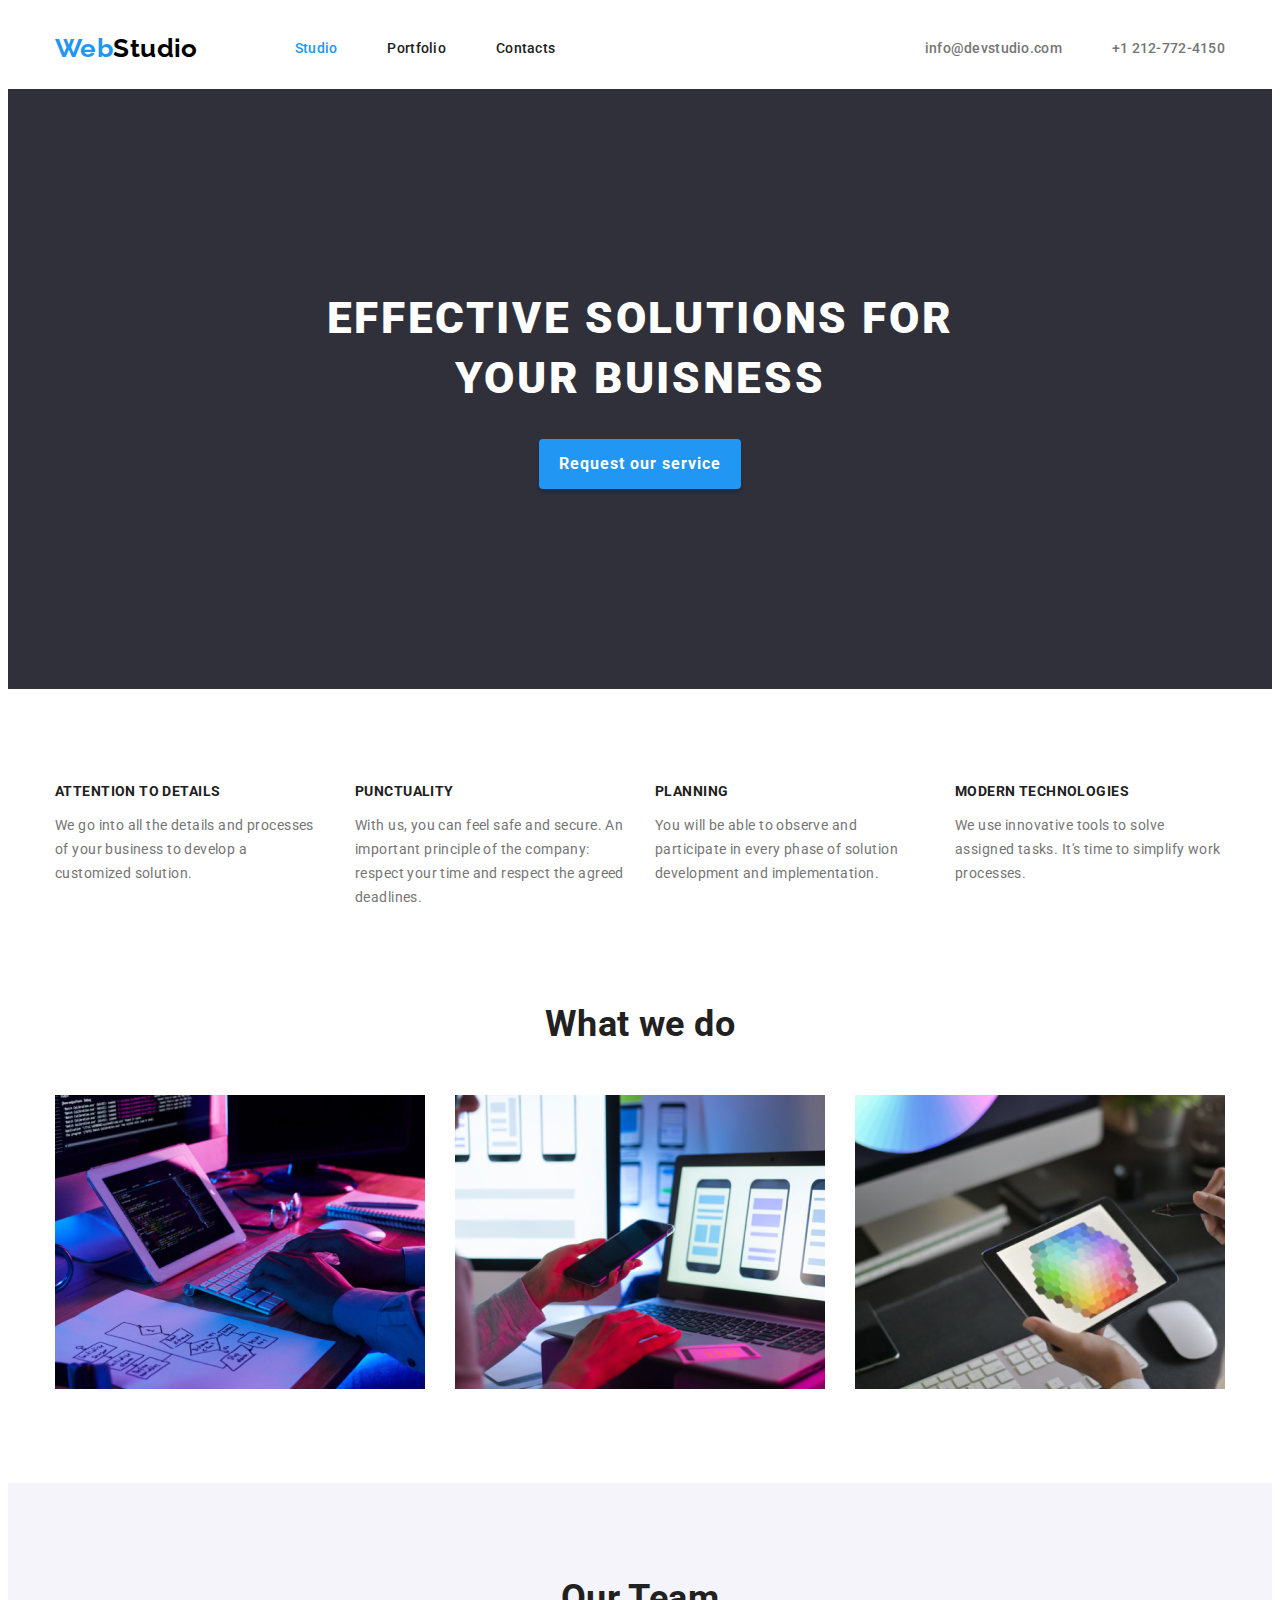
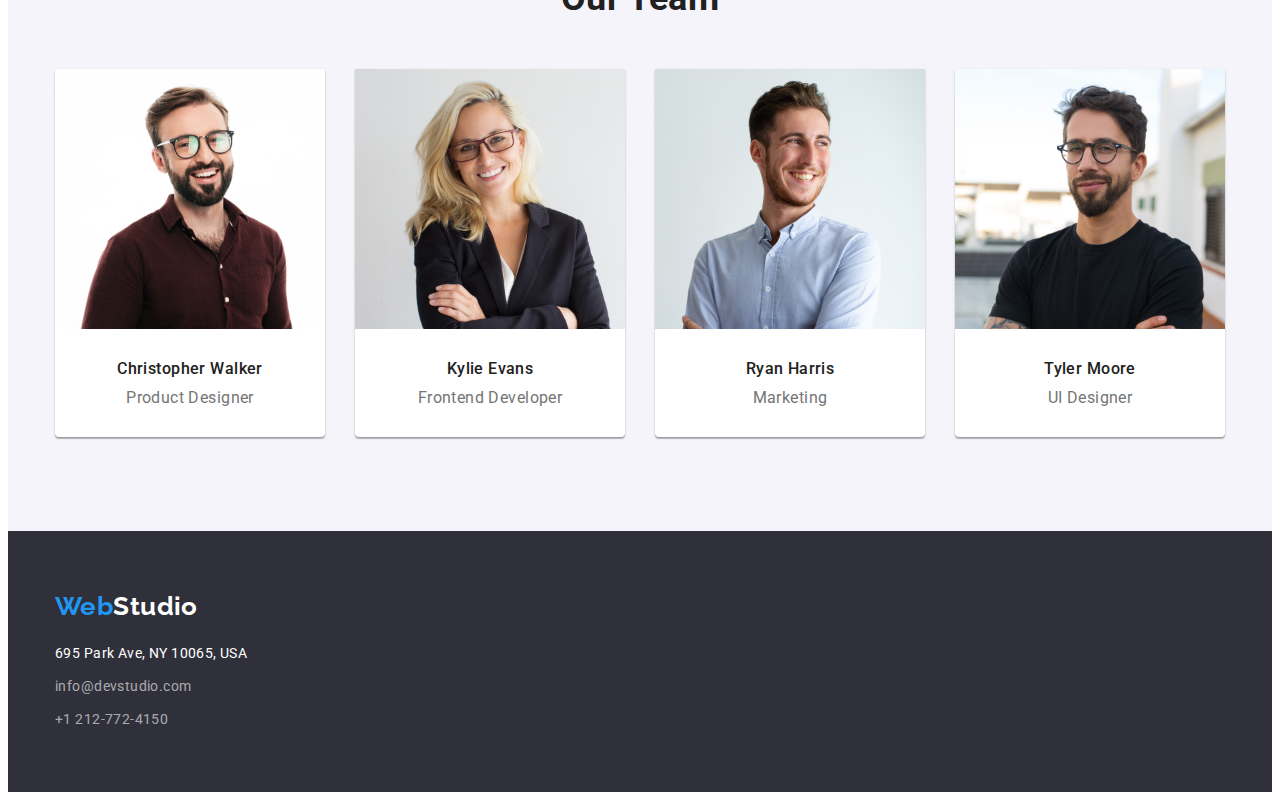
<file: index.html>
<!DOCTYPE html>
<html lang="en">
<head>
    <meta charset="UTF-8">
    <meta http-equiv="X-UA-Compatible" content="IE=edge">
    <meta name="viewport" content="width=device-width, initial-scale=1.0">
    <title>homework #1</title>
    <link rel="preconnect" href="https://fonts.googleapis.com"> 
    <link rel="preconnect" href="https://fonts.gstatic.com" crossorigin> 
    <link href="https://fonts.googleapis.com/css2?family=Raleway:wght@700&family=Roboto:wght@400;500;700;900&display=swap" rel="stylesheet">
    <link rel="stylesheet" href="https://cdnjs.cloudflare.com/ajax/libs/modern-normalize/1.1.0/modern-normalize.min.css" integrity="sha512-wpPYUAdjBVSE4KJnH1VR1HeZfpl1ub8YT/NKx4PuQ5NmX2tKuGu6U/JRp5y+Y8XG2tV+wKQpNHVUX03MfMFn9Q==" crossorigin="anonymous" referrerpolicy="no-referrer" />
    <link rel="stylesheet" href="./Stylee.css">
      <style>
            a{text-decoration: none;
            }
            li{list-style-type: none;}</style>
        
</head>
<body>
    
    <header class="header-nav ">
        <div class="conteiner">
            
        <nav class="logos ">
            

            <a href="index.html" class="logo">Web<span class="color-logo">Studio</a>
            <ul class="logos upper-logos">
               
                <li class="li-bar"><a href="index.html" class=" nav-bar color-change " style="color:#2196F3">Studio</a></li>
                    <li class="li-bar"><a href="portfolio.index.html" class="nav-bar color-change ">Portfolio</a></li>
                <li><a href="" class="nav-bar color-change">Contacts</a></li>
            </ul>
        </nav>
            <ul class="logos upper-logos mail-tel">
                
                    <li><a href="mailto:info@devstudio.com" class="upper-contact-info color-change-gray">
                        info@devstudio.com</a></li>
                    <li><a href="tel:+1 212-772-4150" class="upper-contact-info color-change-gray ">+1 212-772-4150</a></li>
                </ul>
            
            </div>  
    </header>
    <main>
        
        <section class="first-bg ">
            <div class="conteiner bg">
                
                    <h1 class="main-words">
                        EFFECTIVE SOLUTIONS FOR YOUR BUISNESS
                    </h1>
                    <button type="button" class="first-btn">Request our service</button>
               
        </div>
        </section>  
        <section class="info-section section">
            <div class="conteiner">
            <h2 class="title hide">Second section</h2>
            <ul class="info">
                <li class="block">
                    <h3 class="section-headers">ATTENTION TO DETAILS</h3>
                    <p class="details">We go into all the details and processes of your business to develop a customized solution.</p> 
                </li>



                <li class="block">
                    <h3 class="section-headers">PUNCTUALITY</h3>
                   <p class="details">With us, you can feel safe and secure. An important principle of the company: respect your time and respect the agreed deadlines.</p> 

                </li>



                <li class="block">
                    <h3 class="section-headers">PLANNING</h3>
                     <p class="details">You will be able to observe and participate in every phase of solution development and implementation.
                    </p> 
                </li>



                <li class="block">
                    <h3 class="section-headers">MODERN TECHNOLOGIES</h3>
                    <p class="details">We use innovative tools to solve assigned tasks. It's time to simplify work processes.</p> 
                </li>



            </ul>
        </div>
        </section>
        <section class="section-img section">
            <div class="conteiner">
                <h2 class="title">What we do</h2>
                <ul class="img-pict">
                        <li class="img-picture">
                            <img src="./img/img1/img.jpg" alt="" width="370">
                        </li>
                        <li class="img-picture">
                            <img src="./img/img1/img-2.jpg" alt="" width="370">
                        </li>
                        <li class="img-picture">
                            <img src="./img/img1/img-3.jpg" alt="" width="370">
                        </li>


                </ul>
            </div>
        </section>
        <section class="second-bg section">
            <div class="conteiner">
            <h2 class="title">Our Team</h2>
            <ul class="people">
                <li class="people-list"><img src="./img/img1/img-4.jpg" alt="" width="270" >
                    <h3 class=" studio-img-header">Christopher Walker</h3>
                    <p class="studio-img-prop">Product Designer</p>
                </li>
                <li class="people-list"><img src="./img/img1/img-5.jpg" alt="" width="270">
                    <h3 class="studio-img-header">Kylie Evans</h3>
                    <p class=" studio-img-prop">Frontend Developer</p>

                </li>
                <li class="people-list"><img src="./img/img1/img-6.jpg" alt="" width="270">
                    <h3 class=" studio-img-header">Ryan Harris</h3>
                    <p class=" studio-img-prop">Marketing</p>
                </li>
                <li class="people-list"><img src="./img/img1/img-7.jpg" alt="" width="270">
                     <h3 class=" studio-img-header">Tyler Moore</h3>
                     <p class="studio-img-prop">UI Designer</p>
                </li>




            </ul>

        </div>
        </section>
    </main>
    <footer>
        <div class="conteiner">
        <a href="index.html" class="logo logo-footer">Web<span class="color-logo-down">Studio</a>
        <address>
            <ul class="footer-flex">
               
                    <li class="adress-google"><a href="https://goo.gl/maps/2E1uWRTM2Sup1DQt5" class="down-adress color-change-white"> 695 Park Ave, NY 10065, USA</a></li>
                    <li><a href="mailto:info@devstudio.com" class="down-contact-info color-change-down">
                            info@devstudio.com</a></li>
                    <li><a href="tel:+1 212-772-4150" class="down-contact-info color-change-down">+1 212-772-4150</a>
                
            </ul>
         </address>

        </div>
    </footer>

</body>
</html>
</file>
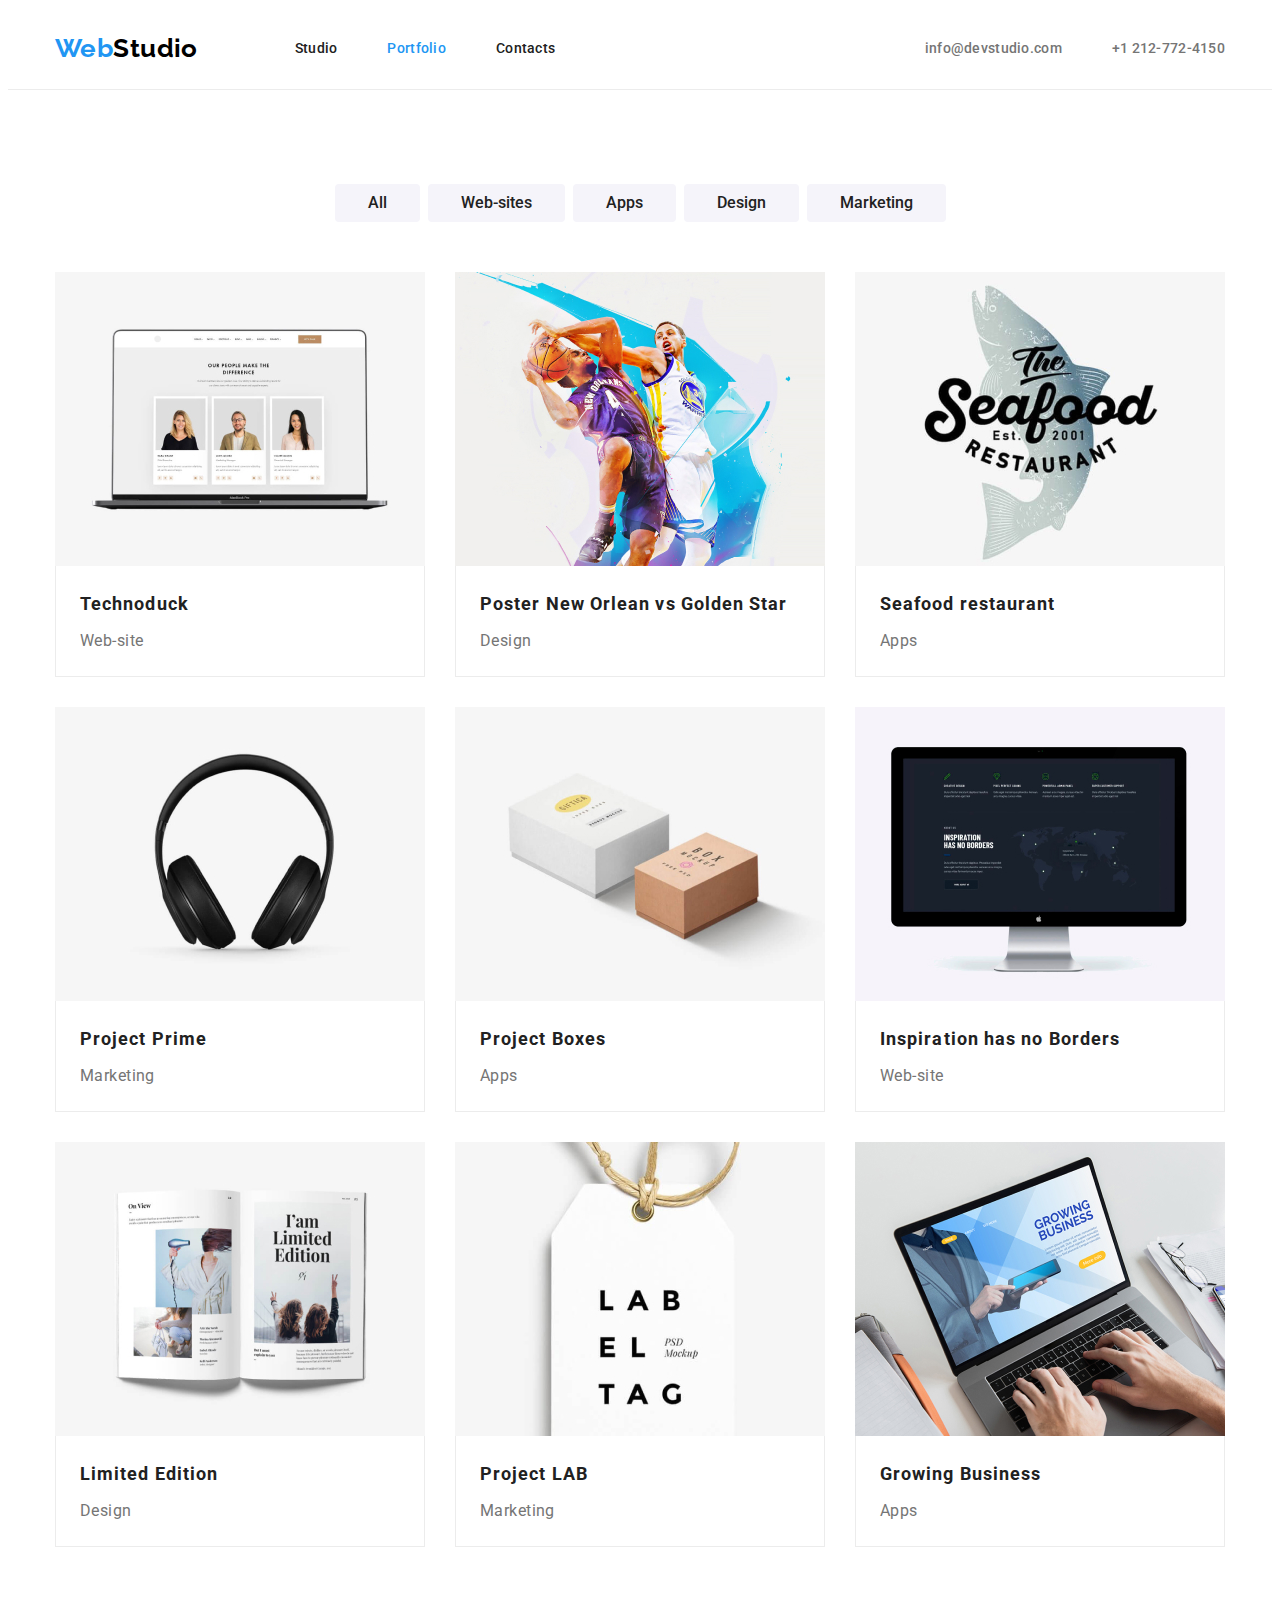
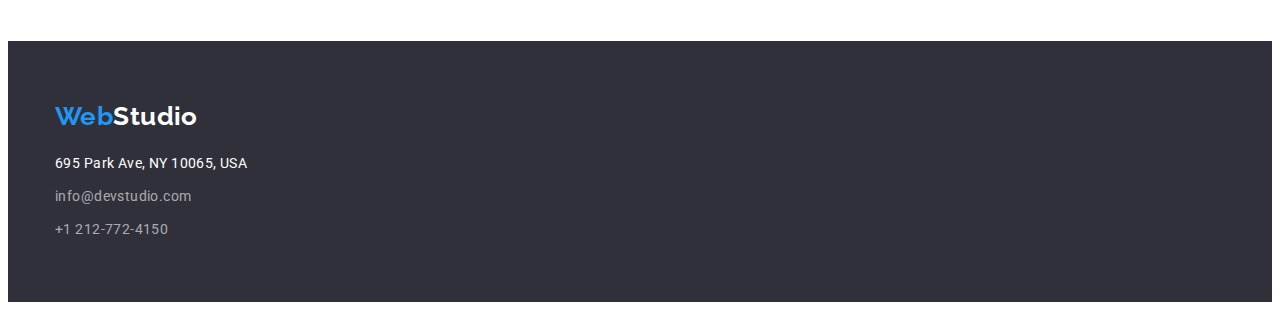
<file: portfolio.index.html>
<!DOCTYPE html>
<html lang="en">
<head>
    <meta charset="UTF-8">
    <meta http-equiv="X-UA-Compatible" content="IE=edge">
    <meta name="viewport" content="width=device-width, initial-scale=1.0">
    <title>Document</title>
    <link rel="preconnect" href="https://fonts.googleapis.com"> 
    <link rel="preconnect" href="https://fonts.gstatic.com" crossorigin> 
    <link href="https://fonts.googleapis.com/css2?family=Raleway:wght@700&family=Roboto:wght@400;500;700;900&display=swap" rel="stylesheet">
    <link rel="stylesheet" href="https://cdnjs.cloudflare.com/ajax/libs/modern-normalize/1.1.0/modern-normalize.min.css" integrity="sha512-wpPYUAdjBVSE4KJnH1VR1HeZfpl1ub8YT/NKx4PuQ5NmX2tKuGu6U/JRp5y+Y8XG2tV+wKQpNHVUX03MfMFn9Q==" crossorigin="anonymous" referrerpolicy="no-referrer" />
    <link rel="stylesheet" href="./Stylee.css">
    <style>
        a{text-decoration: none;
        }
        li{list-style-type: none;}</style>
</head>
<body>
    <header class="header-nav portfolio-header">
        <div class="conteiner">
            
        <nav class="logos">
            

            <a href="index.html" class="logo">Web<span class="color-logo">Studio</a>
            <ul class="logos upper-logos" >
               
                <li class="li-bar"><a href="index.html" class=" nav-bar color-change ">Studio</a></li>
                    <li class="li-bar"><a href="portfolio.index.html" class="nav-bar color-change "  style="color:#2196F3">Portfolio</a></li>
                <li><a href="" class="nav-bar color-change">Contacts</a></li>
            </ul>
        </nav>
            <ul class="logos upper-logos mail-tel">
                
                    <li><a href="mailto:info@devstudio.com" class="upper-contact-info color-change-gray">
                        info@devstudio.com</a></li>
                    <li><a href="tel:+1 212-772-4150" class="upper-contact-info color-change-gray ">+1 212-772-4150</a></li>
                </ul>
            
            </div>  
    </header>
    <main>
        <section class="section portfolio-main">
            <div class="conteiner">
            <ul class="list btn-list">
                <li class="block-btn"><button type="button" class="btn-colors-portfolio">All</button></li>
                <li class="block-btn"><button type="button" class="btn-colors-portfolio">Web-sites</button></li>
                <li class="block-btn"><button type="button" class="btn-colors-portfolio">Apps</button></li>
                <li class="block-btn"><button type="button" class="btn-colors-portfolio">Design</button></li>
                <li class="block-btn"><button type="button" class="btn-colors-portfolio">Marketing</button></li>
            </ul>
       
                <ul class="list portfolio-list">     
                    <li class="block-port"><img src="./img/img2/img-8.jpg" alt=""><div class="position-img">
                        <h3 class="portfolio-img-header">Technoduck</h3><p class="portfolio-img-prop">Web-site</p></div>
                    </li>
                    <li class="block-port"><img src="./img/img2/img-9.jpg" alt=""><div class="position-img">
                        <h3 class="portfolio-img-header">Poster New Orlean vs Golden Star</h3><p class="portfolio-img-prop">Design</p></div>
                    </li>
                    <li class="block-port port"><img src="./img/img2/img-10.jpg" alt=""><div class="position-img">
                        <h3 class="portfolio-img-header">Seafood restaurant</h3><p class="portfolio-img-prop">Apps</p></div>
                    </li>
                    <li class="block-port"><img src="./img/img2/img-11.jpg" alt=""><div class="position-img">
                        <h3 class="portfolio-img-header">Project Prime</h3><p class="portfolio-img-prop">Marketing</p></div>
                    </li>
                    <li class="block-port"><img src="./img/img2/img-12.jpg" alt=""><div class="position-img">
                        <h3 class="portfolio-img-header">Project Boxes</h3><p class="portfolio-img-prop">Apps</p></div>
                    </li>
                    <li class="block-port port"><img src="./img/img2/img-13.jpg" alt=""><div class="position-img">
                        <h3 class="portfolio-img-header">Inspiration has no Borders</h3><p class="portfolio-img-prop">Web-site</p></div>
                    </li>
                    <li class="block-port"><img src="./img/img2/img-14.jpg" alt=""><div class="position-img">
                        <h3 class="portfolio-img-header">Limited Edition</h3><p class="portfolio-img-prop">Design</p></div>
                    </li>
                    <li class="block-port"><img src="./img/img2/img-15.jpg" alt=""><div class="position-img">
                        <h3 class="portfolio-img-header">Project LAB</h3><p class="portfolio-img-prop">Marketing</p></div>
                    </li>
                    <li class="block-port port"><img src="./img/img2/img-16.jpg" alt=""><div class="position-img">
                        <h3 class="portfolio-img-header">Growing Business</h3><p class="portfolio-img-prop">Apps</p></div>
                    </li>
                </ul>



            </div>
        </section>

    </main>
    <footer>
        <div class="conteiner">
        <a href="index.html" class="logo logo-footer">Web<span class="color-logo-down">Studio</a>
        <address>
            <ul class="footer-flex">
               
                    <li class="adress-google"><a href="https://goo.gl/maps/2E1uWRTM2Sup1DQt5" class="down-adress color-change-white"> 695 Park Ave, NY 10065, USA</a></li>
                    <li><a href="mailto:info@devstudio.com" class="down-contact-info color-change-down">
                            info@devstudio.com</a></li>
                    <li><a href="tel:+1 212-772-4150" class="down-contact-info color-change-down">+1 212-772-4150</a>
                
            </ul>
         </address>

        </div>
    </footer>
  
</html>
</file>
<file: Stylee.css>
.color-change{
    color: #212121;;
}
.color-change:hover{
    color: #2196F3;
}
.color-change-gray{
    color: #757575;
}
.color-change-gray:hover{
    color: #2196F3;
}
.color-change-white{
    color: white;
}
.color-change-white:hover{
    color: #2196f3;
}
.color-change-down{
     color: rgba(255, 255, 255, 0.6);
}
.color-change-down:hover{
    color: #2196f3;}
.color-logo{
    color: black;
}
.color-logo-down{
    color: #FFFFFF;
}
*{
    box-sizing: border-box;
}
h1,h2,h3,h4,h5,h6,ul,p{
    margin: 0;
    padding: 0;
}
body{
    font-family: Roboto;
    line-height: 1.71;
    letter-spacing: 0.03em;
    font-size: 14px;
   
}
.conteiner{
   width: 1200px;
   padding: 0 15px;
   margin: 0 auto;
   
   
}
img{
    display: block;
    max-width: 100%;
    height: auto;
}
header .conteiner{
    display: flex;
   
}
.li-bar{
    margin-right: 50px;
}

.logos{
    display: flex;
   align-items: center;

    
    
}


.info{
    display: flex;
}
.block{
    width: 270px;
    

  
}


.block:not(:last-child){
    margin-right: 30px;
}
.upp-nav{
    display: flex;
}
.logo{
    font-family: 'Raleway';
    font-style: normal;
    font-weight: 700;
    font-size: 26px;
    line-height: 31px;
    /* identical to box height */
    margin-right: 97px;
    
    color: #2196F3;}
  
    
    .nav-bar{
        font-style: normal;
        font-weight: 500;
        font-size: 14px;
        line-height: 16px;
        letter-spacing: 0.02em;
       
        
        }
        .nav-bar-right{
            margin-right: 50px;
        }
    .header-nav{
        padding: 25px 0 ;
        
        
        
    }
    .mail-tel{
        margin-left: auto;
        gap: 50px;
    }
    .img-pict{
        display: flex;
        padding-left: 0;

    }
    .img-picture{
        margin-right: 30px;
    }
    .img-picture:last-child{
        margin-right: 0;
    }
    
    .upper-contact-info{
        font-style: normal;
        font-weight: 500;
        font-size: 14px;
        line-height: 16px;
        letter-spacing: 0.02em;
        
        color: #757575;}
        
    
        
    
    .people{
        display: flex;
        padding-left: 0;
    }
    .people-list{
        background-color: #FFFFFF;
        box-shadow: 0px 1px 3px rgba(0, 0, 0, 0.12), 0px 1px 1px rgba(0, 0, 0, 0.14), 0px 2px 1px rgba(0, 0, 0, 0.2);
        border-radius: 0px 0px 4px 4px;
       
        text-align: center;
        width: 270px;
       
     
    }
    .people-list:not(:last-child){
        margin-right: 30px;
    }
    .block-port{
        width: 370px;
      
    }

   
    
    .main-words{
        width: 695px;
       
      
        font-style: normal;
        font-weight: 900;
        font-size: 44px;
        line-height: 1.36;
        /* or 136% */
        text-align: center;
        letter-spacing: 0.06em;
        text-transform: uppercase;
        margin: 0 auto 30px;
        
        color: #FFFFFF;}
        
        .first-btn{
        margin: 0 auto ;
        padding: 10px 20px;
          
            font-family: inherit;
            font-style: normal;
            font-weight: 700;
            font-size: 16px;
            line-height: 1.88;
            /* identical to box height, or 188% */
            display: flex;
            align-items: center;
            text-align: center;
            letter-spacing: 0.06em;
            cursor: pointer;
            border: none;
            
            color: #FFFFFF;
            background: #2196F3;
            box-shadow: 0px 4px 4px rgba(0, 0, 0, 0.15);
            border-radius: 4px;
            }
    .section{
        padding: 94px 0;
    }
    .info-section{
        padding: 94px 0 0 0;
        
    }
    .first-bg{

           padding-top: 200px;
           padding-bottom: 200px;
        
        background: #2F303A;
                }
        .section-headers{
           margin-bottom: 15px;
            font-style: normal;
            font-weight: 700;
            font-size: 14px;
            line-height: 16px;
           
            text-transform: uppercase;
            
            color: #212121;}
           
           
    .details{
        font-style: normal;
        
        font-size: 14px;
        
        /* or 171% */
      
        
        color: #757575;
        }
        
        .title{
           margin-bottom: 50px;
            font-style: normal;
            font-weight: 700;
            font-size: 36px;
            line-height: 42px;
            text-align: center;
      
            
            color: #212121;}
        .second-bg{background: #F5F4FA;}
  footer{
            background: #2F303A;
            padding: 60px 0;
               
  }
        .down-adress{
            font-style: normal;
            
            font-size: 14px;
          
            /* or 171% */
        
            
            color: #FFFFFF;}
    
.down-contact-info{
    font-style: normal;
 
    font-size: 14px;
    
   

    
    color: rgba(255, 255, 255, 0.6);
    }
address ul {
    padding-left: 0;
}
.footer-flex{
    display: flex;
    flex-direction: column;
    gap: 9px;
    width: 231px;
}

   
.btn-colors-portfolio{
    font-family: inherit;
    color: #212121;
    background-color: #F5F4FA;
    cursor: pointer;
    border: none;
    font-style: normal;
font-weight: 500;
font-size: 16px;
line-height: 1.62;
/* identical to box height, or 162% */


padding: 6px 33px;

border-radius: 4px;
}



.btn-list{
    margin: 0 0 50px;
    display: flex;
    justify-content: center;
    gap: 8px;
    
    
}
.btn-colors-portfolio:hover{
    color: #FFFFFF;
    background-color: #2196F3;
}
.portfolio-header{
    border-bottom: 1px solid #ECECEC;
}
.portfolio-img-header{
    font-style: normal;
    font-weight: 700;
    font-size: 18px;
    line-height: 2.00;
    /* identical to box height, or 200% */
    letter-spacing: 0.06em;
    margin-bottom: 4px;
   
    color: #212121;}
    .portfolio-img-prop{
        font-style: normal;
       
        font-size: 16px;
        line-height: 1.88;
        /* identical to box height, or 188% */
       
       
        color: #757575;
        }
        .portfolio-list{
            display: flex;
           
            flex-wrap: wrap;
            padding-left: 0;
            gap: 30px;
        }
        .position-img{
            border: 1px solid #ececec;
            padding: 20px 24px;
            border-top: none;
        }
        .hide{
            display: none;
        }
        
        
        .studio-img-header{
            font-style: normal;
            font-weight: 500;
            font-size: 16px;
            line-height: 19px;
            /* identical to box height */
         
            padding-top: 30px;
            margin-bottom: 10px;
            
            color: #212121;}
            .studio-img-prop{
                font-style: normal;
                padding-bottom: 30px;
                font-size: 16px;
                line-height: 19px;
                /* identical to box height */
                margin-top: 0px;
                
                
                color: #757575;}
.logo-footer{
    display: inline-block;
    margin-bottom: 20px;
    margin-right: 0;
}
</file>
